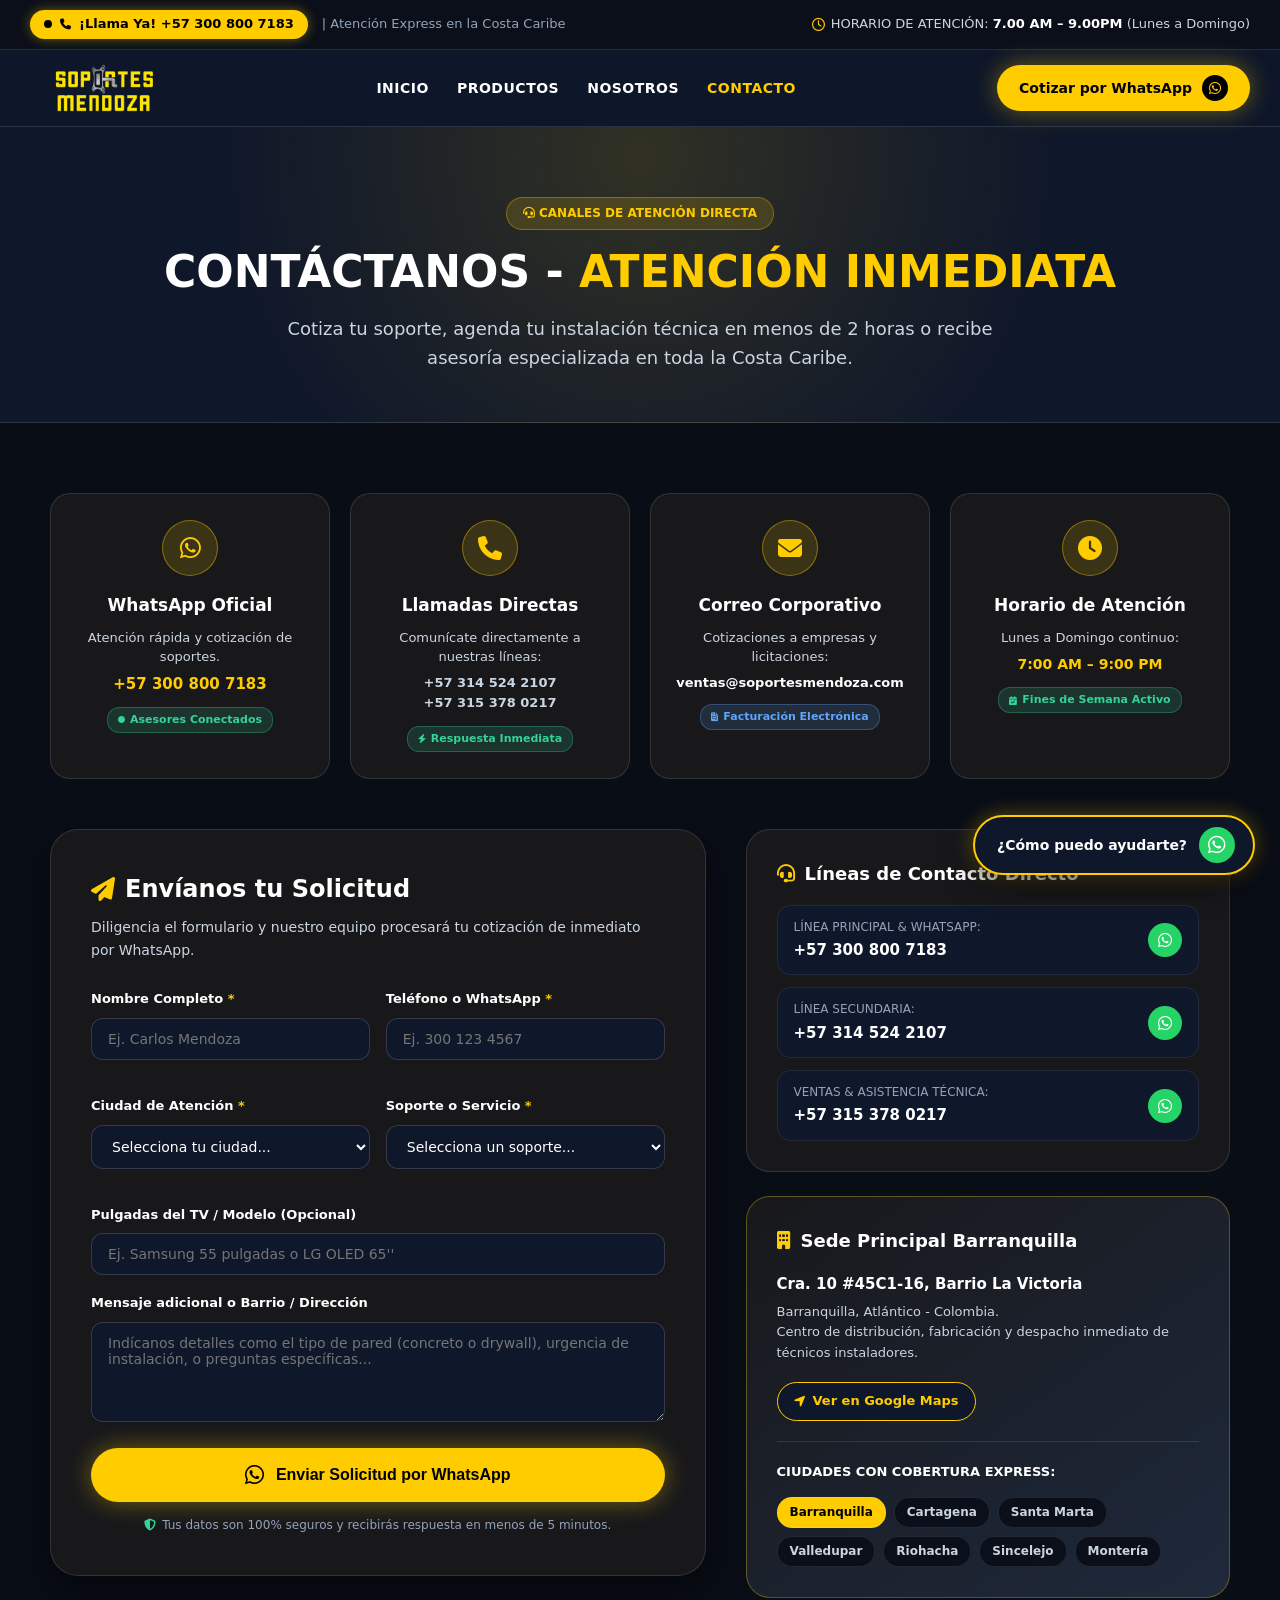
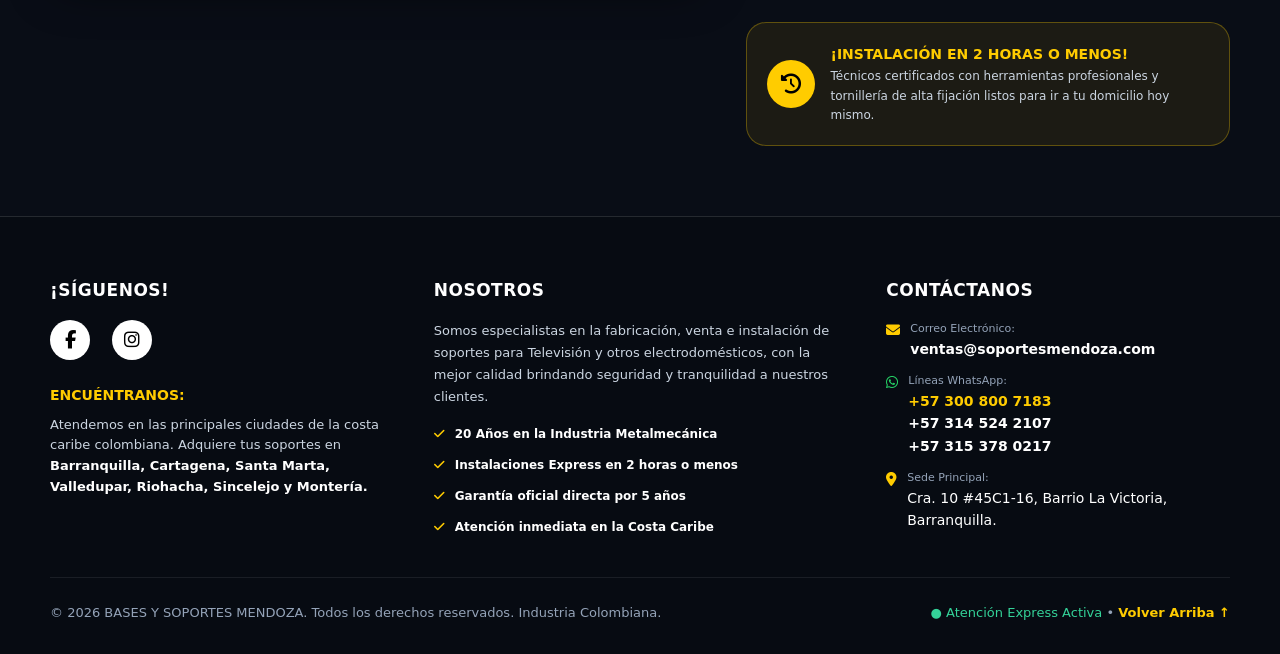
<file: contacto.html>
<!DOCTYPE html>
<html lang="es">
<head>
  <meta charset="UTF-8">
  <meta name="viewport" content="width=device-width, initial-scale=1.0">
  <title>Contacto | Bases y Soportes Mendoza - Atención Inmediata en la Costa Caribe</title>
  <meta name="description" content="Contáctanos para compra, cotización e instalación express de soportes para TV en Barranquilla, Cartagena, Santa Marta, Valledupar, Riohacha, Sincelejo y Montería.">

  <!-- Font Awesome para íconos -->
  <link rel="stylesheet" href="https://cdnjs.cloudflare.com/ajax/libs/font-awesome/6.4.0/css/all.min.css">

  <!-- ======================================================= -->
  <!-- CSS NATIVO EMBEBIDO: 100% AUTOCONTENIDO Y SIN DEPENDENCIAS -->
  <!-- ======================================================= -->
  <style>
    /* 1. RESET UNIVERSAL & VARIABLES */
    *, *::before, *::after {
      box-sizing: border-box;
      margin: 0;
      padding: 0;
    }

    :root {
      --color-primary: #FFCC00;
      --color-primary-hover: #E6B800;
      --color-bg-body: #0F172A;
      --color-bg-dark: #090D16;
      --color-bg-card: #18181B;
      --color-bg-card-alt: #1E293B;
      --color-text-white: #FFFFFF;
      --color-text-muted: #CBD5E1;
      --color-text-dim: #94A3B8;
      --color-border: rgba(255, 255, 255, 0.12);
      --font-family: system-ui, -apple-system, BlinkMacSystemFont, 'Segoe UI', Roboto, Helvetica, Arial, sans-serif;
    }

    html {
      scroll-behavior: smooth;
    }

    body {
      background-color: var(--color-bg-body);
      color: var(--color-text-white);
      font-family: var(--font-family);
      line-height: 1.6;
      overflow-x: hidden;
      -webkit-font-smoothing: antialiased;
    }

    a, a:visited, a:hover, a:active {
      color: inherit;
      text-decoration: none;
    }

    ul, ol {
      list-style: none;
    }

    img {
      max-width: 100%;
      height: auto;
      display: block;
    }

    .container {
      max-width: 1220px;
      margin: 0 auto;
      padding: 0 20px;
    }

    /* 2. TOP BAR SUPERIOR */
    .top-bar {
      background-color: #0B0F19;
      border-bottom: 1px solid var(--color-border);
      padding: 10px 20px;
      font-size: 13px;
    }

    .top-bar-content {
      max-width: 1220px;
      margin: 0 auto;
      display: flex;
      justify-content: space-between;
      align-items: center;
      flex-wrap: wrap;
      gap: 10px;
    }

    .call-badge {
      display: inline-flex;
      align-items: center;
      gap: 8px;
      background-color: var(--color-primary);
      color: #000000 !important;
      font-weight: 800;
      padding: 4px 14px;
      border-radius: 20px;
      box-shadow: 0 0 12px rgba(255, 204, 0, 0.4);
      transition: transform 0.2s;
    }

    .call-badge:hover {
      transform: scale(1.04);
    }

    .call-ping {
      width: 8px;
      height: 8px;
      border-radius: 50%;
      background-color: #000000;
      animation: ping 1.5s infinite;
    }

    @keyframes ping {
      0% { transform: scale(0.9); opacity: 1; }
      50% { transform: scale(1.4); opacity: 0.5; }
      100% { transform: scale(0.9); opacity: 1; }
    }

    .schedule-text {
      color: var(--color-text-muted);
      display: flex;
      align-items: center;
      gap: 6px;
    }

    .schedule-text strong {
      color: #FFFFFF;
    }

    /* 3. HEADER & NAVEGACIÓN FLOTANTE */
    .header {
      position: sticky;
      top: 0;
      z-index: 100;
      background-color: rgba(15, 23, 42, 0.95);
      backdrop-filter: blur(14px);
      -webkit-backdrop-filter: blur(14px);
      border-bottom: 1px solid var(--color-border);
      padding: 14px 20px;
    }

    .header-content {
      max-width: 1220px;
      margin: 0 auto;
      display: flex;
      justify-content: space-between;
      align-items: center;
    }

    .logo-container {
      display: flex;
      align-items: center;
      gap: 12px;
    }

    #main-logo {
      height: 48px;
      width: auto;
      object-fit: contain;
    }

    .logo-fallback-text {
      font-size: 22px;
      font-weight: 900;
      letter-spacing: 0.5px;
      color: #FFFFFF;
      line-height: 1;
    }

    .logo-fallback-text span {
      color: var(--color-primary);
    }

    .nav-links {
      display: flex;
      gap: 28px;
      align-items: center;
    }

    .nav-link {
      color: #FFFFFF;
      font-weight: 700;
      font-size: 14px;
      letter-spacing: 0.5px;
      transition: color 0.2s;
    }

    .nav-link:hover, .nav-link.active {
      color: var(--color-primary);
    }

    .btn-cta-whatsapp {
      background-color: var(--color-primary);
      color: #000000 !important;
      font-weight: 800;
      border-radius: 30px;
      padding: 10px 22px;
      display: inline-flex;
      align-items: center;
      gap: 10px;
      box-shadow: 0 0 25px rgba(255, 204, 0, 0.4);
      transition: transform 0.2s;
      font-size: 14px;
    }

    .btn-cta-whatsapp:hover {
      transform: scale(1.05);
      background-color: var(--color-primary-hover);
    }

    .btn-cta-whatsapp .icon-circle {
      width: 26px;
      height: 26px;
      border-radius: 50%;
      background-color: #000000;
      color: var(--color-primary);
      display: flex;
      align-items: center;
      justify-content: center;
      font-size: 14px;
    }

    .mobile-menu-btn {
      display: none;
      background: #1E293B;
      color: #FFFFFF;
      border: 1px solid var(--color-border);
      padding: 8px 12px;
      border-radius: 8px;
      font-size: 18px;
      cursor: pointer;
    }

    /* 4. BANNER HERO CONTACTO */
    .page-hero {
      padding: 70px 0 50px;
      background: radial-gradient(circle at 50% 10%, rgba(255, 204, 0, 0.14) 0%, transparent 60%);
      text-align: center;
      border-bottom: 1px solid var(--color-border);
    }

    .page-hero-badge {
      display: inline-block;
      background-color: rgba(255, 204, 0, 0.15);
      color: var(--color-primary);
      border: 1px solid rgba(255, 204, 0, 0.3);
      padding: 6px 16px;
      border-radius: 20px;
      font-size: 12px;
      font-weight: 800;
      text-transform: uppercase;
      margin-bottom: 16px;
    }

    .page-hero-title {
      font-size: 44px;
      font-weight: 900;
      color: #FFFFFF;
      line-height: 1.2;
      margin-bottom: 16px;
    }

    .page-hero-title span {
      color: var(--color-primary);
    }

    .page-hero-subtitle {
      font-size: 18px;
      color: var(--color-text-muted);
      max-width: 750px;
      margin: 0 auto;
    }

    /* 5. SECCIÓN DE CONTACTO: GRID DE CARDS & FORMULARIO */
    .contacto-section {
      padding: 70px 0;
      background-color: var(--color-bg-dark);
    }

    /* TARJETAS RÁPIDAS SUPERIORES */
    .contact-cards-grid {
      display: grid;
      grid-template-columns: repeat(4, 1fr);
      gap: 20px;
      margin-bottom: 50px;
    }

    .contact-card {
      background-color: var(--color-bg-card);
      border: 1px solid var(--color-border);
      border-radius: 20px;
      padding: 26px 20px;
      text-align: center;
      transition: transform 0.2s, border-color 0.2s;
      display: flex;
      flex-direction: column;
      align-items: center;
    }

    .contact-card:hover {
      transform: translateY(-5px);
      border-color: var(--color-primary);
    }

    .card-icon-circle {
      width: 56px;
      height: 56px;
      border-radius: 50%;
      background-color: rgba(255, 204, 0, 0.15);
      border: 1px solid rgba(255, 204, 0, 0.4);
      color: var(--color-primary);
      display: flex;
      align-items: center;
      justify-content: center;
      font-size: 24px;
      margin-bottom: 16px;
    }

    .contact-card h3 {
      font-size: 17px;
      font-weight: 800;
      color: #FFFFFF;
      margin-bottom: 8px;
    }

    .contact-card p, .contact-card a {
      font-size: 13px;
      color: var(--color-text-muted);
      line-height: 1.5;
    }

    .contact-card a:hover {
      color: var(--color-primary);
    }

    .contact-card .badge-status {
      margin-top: 12px;
      background-color: rgba(52, 211, 153, 0.15);
      color: #34D399;
      border: 1px solid rgba(52, 211, 153, 0.3);
      padding: 3px 10px;
      border-radius: 12px;
      font-size: 11px;
      font-weight: 700;
      display: inline-flex;
      align-items: center;
      gap: 5px;
    }

    /* GRID PRINCIPAL: FORMULARIO + DETALLES DE ATENCIÓN */
    .contact-main-grid {
      display: grid;
      grid-template-columns: 1.15fr 0.85fr;
      gap: 40px;
      align-items: start;
    }

    /* CONTENEDOR DEL FORMULARIO */
    .form-wrapper {
      background-color: var(--color-bg-card);
      border: 1px solid var(--color-border);
      border-radius: 28px;
      padding: 40px;
      box-shadow: 0 15px 40px rgba(0,0,0,0.5);
    }

    .form-header {
      margin-bottom: 28px;
    }

    .form-header h2 {
      font-size: 24px;
      font-weight: 900;
      color: #FFFFFF;
      margin-bottom: 8px;
      display: flex;
      align-items: center;
      gap: 10px;
    }

    .form-header p {
      font-size: 14px;
      color: var(--color-text-muted);
    }

    .form-row {
      display: grid;
      grid-template-columns: 1fr 1fr;
      gap: 16px;
      margin-bottom: 18px;
    }

    .form-group {
      margin-bottom: 18px;
    }

    .form-label {
      display: block;
      font-size: 13px;
      font-weight: 700;
      color: #FFFFFF;
      margin-bottom: 8px;
    }

    .form-label span.req {
      color: var(--color-primary);
    }

    .form-input, .form-select, .form-textarea {
      width: 100%;
      background-color: #0F172A;
      border: 1px solid rgba(255, 255, 255, 0.15);
      border-radius: 12px;
      padding: 12px 16px;
      font-size: 14px;
      color: #FFFFFF;
      font-family: inherit;
      outline: none;
      transition: border-color 0.2s, box-shadow 0.2s;
    }

    .form-input:focus, .form-select:focus, .form-textarea:focus {
      border-color: var(--color-primary);
      box-shadow: 0 0 0 3px rgba(255, 204, 0, 0.2);
    }

    .form-select {
      cursor: pointer;
    }

    .form-select option {
      background-color: #0F172A;
      color: #FFFFFF;
    }

    .form-textarea {
      resize: vertical;
      min-height: 100px;
    }

    .btn-submit-form {
      width: 100%;
      background-color: var(--color-primary);
      color: #000000;
      font-weight: 900;
      font-size: 16px;
      padding: 16px 24px;
      border-radius: 30px;
      border: none;
      cursor: pointer;
      display: flex;
      align-items: center;
      justify-content: center;
      gap: 12px;
      box-shadow: 0 0 25px rgba(255, 204, 0, 0.4);
      transition: transform 0.2s, background-color 0.2s;
    }

    .btn-submit-form:hover {
      transform: scale(1.02);
      background-color: var(--color-primary-hover);
    }

    .form-footer-note {
      text-align: center;
      font-size: 12px;
      color: var(--color-text-dim);
      margin-top: 14px;
      display: flex;
      align-items: center;
      justify-content: center;
      gap: 6px;
    }

    /* COLUMNA LATERAL DE INFORMACIÓN */
    .info-sidebar {
      display: flex;
      flex-direction: column;
      gap: 24px;
    }

    .info-box {
      background-color: var(--color-bg-card);
      border: 1px solid var(--color-border);
      border-radius: 24px;
      padding: 30px;
    }

    .info-box-title {
      font-size: 18px;
      font-weight: 900;
      color: #FFFFFF;
      margin-bottom: 16px;
      display: flex;
      align-items: center;
      gap: 10px;
    }

    .info-box-title i {
      color: var(--color-primary);
    }

    .phone-channels-list {
      display: flex;
      flex-direction: column;
      gap: 12px;
    }

    .phone-channel-item {
      background-color: #0F172A;
      border: 1px solid rgba(255, 255, 255, 0.08);
      border-radius: 14px;
      padding: 12px 16px;
      display: flex;
      align-items: center;
      justify-content: space-between;
      transition: border-color 0.2s;
    }

    .phone-channel-item:hover {
      border-color: var(--color-primary);
    }

    .phone-label {
      font-size: 12px;
      color: var(--color-text-dim);
      display: block;
    }

    .phone-number {
      font-size: 15px;
      font-weight: 800;
      color: #FFFFFF;
    }

    .btn-quick-wa {
      background-color: #25D366;
      color: #FFFFFF !important;
      width: 34px;
      height: 34px;
      border-radius: 50%;
      display: flex;
      align-items: center;
      justify-content: center;
      font-size: 16px;
      transition: transform 0.2s;
    }

    .btn-quick-wa:hover {
      transform: scale(1.15);
    }

    /* BOX DE COBERTURA Y SEDE */
    .location-box {
      background: linear-gradient(145deg, #18181B 0%, #1E293B 100%);
      border: 1px solid rgba(255, 204, 0, 0.3);
      border-radius: 24px;
      padding: 30px;
    }

    .location-address {
      font-size: 15px;
      font-weight: 700;
      color: #FFFFFF;
      margin-bottom: 6px;
    }

    .location-detail {
      font-size: 13px;
      color: var(--color-text-muted);
      margin-bottom: 18px;
    }

    .btn-maps {
      display: inline-flex;
      align-items: center;
      gap: 8px;
      background-color: #0F172A;
      color: var(--color-primary) !important;
      border: 1px solid var(--color-primary);
      padding: 8px 16px;
      border-radius: 20px;
      font-size: 13px;
      font-weight: 800;
      transition: background-color 0.2s, color 0.2s;
    }

    .btn-maps:hover {
      background-color: var(--color-primary);
      color: #000000 !important;
    }

    .cities-chips {
      display: flex;
      flex-wrap: wrap;
      gap: 8px;
      margin-top: 14px;
    }

    .city-badge-small {
      background-color: #0B0F19;
      color: var(--color-text-muted);
      border: 1px solid rgba(255, 255, 255, 0.1);
      padding: 5px 12px;
      border-radius: 15px;
      font-size: 12px;
      font-weight: 700;
    }

    .city-badge-small.principal {
      background-color: var(--color-primary);
      color: #000000;
      font-weight: 900;
    }

    /* 6. FOOTER EN 3 COLUMNAS */
    .footer {
      background-color: #070B12;
      border-top: 1px solid var(--color-border);
      padding: 60px 0 30px;
      color: var(--color-text-muted);
      font-size: 14px;
    }

    .footer-grid {
      display: grid;
      grid-template-columns: 1fr 1.2fr 1fr;
      gap: 40px;
      padding-bottom: 40px;
      border-bottom: 1px solid rgba(255, 255, 255, 0.08);
    }

    .footer-col-title {
      color: #FFFFFF;
      font-size: 17px;
      font-weight: 900;
      text-transform: uppercase;
      letter-spacing: 0.5px;
      margin-bottom: 16px;
    }

    .social-btn {
      width: 40px;
      height: 40px;
      border-radius: 50%;
      background-color: #FFFFFF;
      color: #000000 !important;
      display: inline-flex;
      align-items: center;
      justify-content: center;
      font-size: 18px;
      margin-right: 10px;
      transition: background-color 0.2s, transform 0.2s;
    }

    .social-btn:hover {
      background-color: var(--color-primary);
      transform: scale(1.1);
    }

    .footer-list {
      display: flex;
      flex-direction: column;
      gap: 12px;
    }

    .footer-list li {
      display: flex;
      align-items: flex-start;
      gap: 10px;
    }

    .footer-list i {
      color: var(--color-primary);
      margin-top: 3px;
    }

    .footer-list a {
      color: #FFFFFF;
      font-weight: 600;
      transition: color 0.2s;
    }

    .footer-list a:hover {
      color: var(--color-primary);
    }

    .footer-bottom {
      padding-top: 25px;
      display: flex;
      justify-content: space-between;
      align-items: center;
      flex-wrap: wrap;
      gap: 15px;
      font-size: 13px;
      color: var(--color-text-dim);
    }

    /* 7. WIDGET FLOTANTE WHATSAPP */
    .floating-whatsapp-widget {
      position: fixed;
      bottom: 25px;
      right: 25px;
      z-index: 999;
      background-color: #0F172A;
      border: 2px solid var(--color-primary);
      color: #FFFFFF !important;
      border-radius: 35px;
      padding: 10px 18px 10px 22px;
      display: flex;
      align-items: center;
      gap: 12px;
      font-weight: 800;
      font-size: 14px;
      box-shadow: 0 10px 30px rgba(0,0,0,0.6), 0 0 20px rgba(255, 204, 0, 0.4);
      transition: transform 0.2s;
    }

    .floating-whatsapp-widget:hover {
      transform: scale(1.05);
      background-color: #1E293B;
    }

    .whatsapp-circle-icon {
      width: 36px;
      height: 36px;
      border-radius: 50%;
      background-color: #25D366;
      color: #FFFFFF;
      display: flex;
      align-items: center;
      justify-content: center;
      font-size: 20px;
    }

    /* 8. RESPONSIVE DESIGN */
    @media (max-width: 992px) {
      .contact-cards-grid {
        grid-template-columns: repeat(2, 1fr);
      }
      .contact-main-grid {
        grid-template-columns: 1fr;
      }
      .footer-grid {
        grid-template-columns: 1fr;
      }
      .nav-links {
        display: none;
      }
      .mobile-menu-btn {
        display: block;
      }
    }

    @media (max-width: 600px) {
      .contact-cards-grid {
        grid-template-columns: 1fr;
      }
      .form-row {
        grid-template-columns: 1fr;
      }
      .form-wrapper {
        padding: 24px;
      }
      .page-hero-title {
        font-size: 30px;
      }
      .top-bar-content {
        justify-content: center;
        text-align: center;
      }
      .floating-whatsapp-widget span {
        display: none;
      }
      .floating-whatsapp-widget {
        padding: 10px;
        border-radius: 50%;
      }
    }
  </style>
</head>
<body>

  <!-- ================================================== -->
  <!-- 1. TOP BAR SUPERIOR -->
  <!-- ================================================== -->
  <aside class="top-bar" aria-label="Información rápida">
    <div class="top-bar-content">
      <div style="display: flex; align-items: center; gap: 8px;">
        <a href="tel:+573008007183" class="call-badge">
          <span class="call-ping"></span>
          <i class="fa-solid fa-phone" style="font-size: 11px;"></i>
          <span>¡Llama Ya! +57 300 800 7183</span>
        </a>
        <span style="color: var(--color-text-dim); margin-left: 6px;">| Atención Express en la Costa Caribe</span>
      </div>

      <div class="schedule-text">
        <i class="fa-regular fa-clock" style="color: var(--color-primary);"></i>
        <span>HORARIO DE ATENCIÓN: <strong>7.00 AM – 9.00PM</strong> (Lunes a Domingo)</span>
      </div>
    </div>
  </aside>

  <!-- ================================================== -->
  <!-- 2. HEADER & NAVEGACIÓN -->
  <!-- ================================================== -->
  <header class="header">
    <div class="header-content">
      
      <!-- LOGO OFICIAL CON FALLBACK A TEXTO -->
      <a href="index.html" class="logo-container">
        <img src="logo.png" 
             id="main-logo" 
             alt="Soportes Mendoza Logo" 
             onerror="this.onerror=null; this.style.display='none'; document.getElementById('logo-fallback').style.display='flex';">
        
        <div id="logo-fallback" class="logo-fallback-text" style="display: none; align-items: center; gap: 10px;">
          <div style="background-color: var(--color-primary); color: #000; width: 36px; height: 36px; border-radius: 8px; display: flex; align-items: center; justify-content: center; font-size: 18px;">
            <i class="fa-solid fa-tv"></i>
          </div>
          <div>SOPORTES <span>MENDOZA</span></div>
        </div>
      </a>

      <!-- ENLACES DE NAVEGACIÓN -->
      <nav class="nav-links">
        <a href="index.html" class="nav-link">INICIO</a>
        <a href="index.html#productos" class="nav-link">PRODUCTOS</a>
        <a href="nosotros.html" class="nav-link">NOSOTROS</a>
        <a href="contacto.html" class="nav-link active">CONTACTO</a>
      </nav>

      <!-- BOTÓN CTA WHATSAPP -->
      <div style="display: flex; align-items: center; gap: 12px;">
        <a href="https://wa.me/573008007183?text=Hola%20Soportes%20Mendoza%2C%20quisiera%20solicitar%20asesor%C3%ADa%20inmediata" 
           target="_blank" 
           rel="noopener noreferrer" 
           class="btn-cta-whatsapp">
          <span>Cotizar por WhatsApp</span>
          <div class="icon-circle">
            <i class="fa-brands fa-whatsapp"></i>
          </div>
        </a>

        <button class="mobile-menu-btn" id="mobile-toggle-btn" aria-label="Abrir menú">
          <i class="fa-solid fa-bars"></i>
        </button>
      </div>

    </div>
  </header>

  <!-- MENÚ MÓVIL DESPLEGABLE -->
  <div id="mobile-dropdown" style="display: none; background: #0B0F19; border-bottom: 1px solid var(--color-border); padding: 15px 20px;">
    <a href="index.html" style="display: block; padding: 10px 0; font-weight: 700; color: #FFFFFF;">INICIO</a>
    <a href="index.html#productos" style="display: block; padding: 10px 0; font-weight: 700; color: #FFFFFF;">PRODUCTOS</a>
    <a href="nosotros.html" style="display: block; padding: 10px 0; font-weight: 700; color: #FFFFFF;">NOSOTROS</a>
    <a href="contacto.html" style="display: block; padding: 10px 0; font-weight: 700; color: var(--color-primary);">CONTACTO</a>
  </div>

  <main>
    <!-- ================================================== -->
    <!-- 3. BANNER HERO CONTACTO -->
    <!-- ================================================== -->
    <section class="page-hero">
      <div class="container">
        <div class="page-hero-badge"><i class="fa-solid fa-headset"></i> Canales de Atención Directa</div>
        <h1 class="page-hero-title">CONTÁCTANOS - <span>ATENCIÓN INMEDIATA</span></h1>
        <p class="page-hero-subtitle">
          Cotiza tu soporte, agenda tu instalación técnica en menos de 2 horas o recibe asesoría especializada en toda la Costa Caribe.
        </p>
      </div>
    </section>

    <!-- ================================================== -->
    <!-- 4. CONTENIDO CONTACTO -->
    <!-- ================================================== -->
    <section class="contacto-section">
      <div class="container">

        <!-- CUADRÍCULA DE 4 TARJETAS DIRECTAS -->
        <div class="contact-cards-grid">
          
          <!-- TARJETA 1: WHATSAPP PRINCIPAL -->
          <div class="contact-card">
            <div class="card-icon-circle">
              <i class="fa-brands fa-whatsapp"></i>
            </div>
            <h3>WhatsApp Oficial</h3>
            <p style="margin-bottom: 6px;">Atención rápida y cotización de soportes.</p>
            <a href="https://wa.me/573008007183" target="_blank" style="font-weight: 800; color: var(--color-primary); font-size: 15px;">
              +57 300 800 7183
            </a>
            <div class="badge-status">
              <i class="fa-solid fa-circle" style="font-size: 7px;"></i> Asesores Conectados
            </div>
          </div>

          <!-- TARJETA 2: LÍNEAS TELEFÓNICAS -->
          <div class="contact-card">
            <div class="card-icon-circle">
              <i class="fa-solid fa-phone"></i>
            </div>
            <h3>Llamadas Directas</h3>
            <p style="margin-bottom: 6px;">Comunícate directamente a nuestras líneas:</p>
            <div style="font-weight: 700; font-size: 13px;">
              <a href="tel:+573145242107">+57 314 524 2107</a><br>
              <a href="tel:+573153780217">+57 315 378 0217</a>
            </div>
            <div class="badge-status">
              <i class="fa-solid fa-bolt" style="font-size: 9px;"></i> Respuesta Inmediata
            </div>
          </div>

          <!-- TARJETA 3: CORREO ELECTRÓNICO -->
          <div class="contact-card">
            <div class="card-icon-circle">
              <i class="fa-solid fa-envelope"></i>
            </div>
            <h3>Correo Corporativo</h3>
            <p style="margin-bottom: 6px;">Cotizaciones a empresas y licitaciones:</p>
            <a href="mailto:ventas@soportesmendoza.com" style="font-weight: 800; color: #FFFFFF; font-size: 13px; word-break: break-all;">
              ventas@soportesmendoza.com
            </a>
            <div class="badge-status" style="color: #60A5FA; background-color: rgba(96,165,250,0.15); border-color: rgba(96,165,250,0.3);">
              <i class="fa-solid fa-file-invoice" style="font-size: 9px;"></i> Facturación Electrónica
            </div>
          </div>

          <!-- TARJETA 4: HORARIOS -->
          <div class="contact-card">
            <div class="card-icon-circle">
              <i class="fa-solid fa-clock"></i>
            </div>
            <h3>Horario de Atención</h3>
            <p style="margin-bottom: 6px;">Lunes a Domingo continuo:</p>
            <div style="font-weight: 800; color: var(--color-primary); font-size: 14px;">
              7:00 AM – 9:00 PM
            </div>
            <div class="badge-status">
              <i class="fa-solid fa-calendar-check" style="font-size: 9px;"></i> Fines de Semana Activo
            </div>
          </div>

        </div>

        <!-- GRID PRINCIPAL: FORMULARIO INTERACTIVO + INFORMACIÓN LATERAL -->
        <div class="contact-main-grid">

          <!-- COLUMNA IZQUIERDA: FORMULARIO CON ENVÍO DIRECTO A WHATSAPP -->
          <div class="form-wrapper">
            <div class="form-header">
              <h2><i class="fa-solid fa-paper-plane" style="color: var(--color-primary);"></i> Envíanos tu Solicitud</h2>
              <p>Diligencia el formulario y nuestro equipo procesará tu cotización de inmediato por WhatsApp.</p>
            </div>

            <form id="contact-form">
              
              <div class="form-row">
                <!-- NOMBRE COMPLETO -->
                <div class="form-group">
                  <label for="form-nombre" class="form-label">Nombre Completo <span class="req">*</span></label>
                  <input type="text" id="form-nombre" class="form-input" placeholder="Ej. Carlos Mendoza" required>
                </div>

                <!-- TELÉFONO / WHATSAPP -->
                <div class="form-group">
                  <label for="form-telefono" class="form-label">Teléfono o WhatsApp <span class="req">*</span></label>
                  <input type="tel" id="form-telefono" class="form-input" placeholder="Ej. 300 123 4567" required>
                </div>
              </div>

              <div class="form-row">
                <!-- CIUDAD -->
                <div class="form-group">
                  <label for="form-ciudad" class="form-label">Ciudad de Atención <span class="req">*</span></label>
                  <select id="form-ciudad" class="form-select" required>
                    <option value="" disabled selected>Selecciona tu ciudad...</option>
                    <option value="Barranquilla">Barranquilla (Sede Principal)</option>
                    <option value="Cartagena">Cartagena</option>
                    <option value="Santa Marta">Santa Marta</option>
                    <option value="Valledupar">Valledupar</option>
                    <option value="Riohacha">Riohacha</option>
                    <option value="Sincelejo">Sincelejo</option>
                    <option value="Montería">Montería</option>
                    <option value="Otra Ciudad Costa">Otra localidad Costa Caribe</option>
                  </select>
                </div>

                <!-- SERVICIO REQUERIDO -->
                <div class="form-group">
                  <label for="form-servicio" class="form-label">Soporte o Servicio <span class="req">*</span></label>
                  <select id="form-servicio" class="form-select" required>
                    <option value="" disabled selected>Selecciona un soporte...</option>
                    <option value="Soporte Fijo (19 a 85+) pulg">Soporte Fijo (19" a 85"+)</option>
                    <option value="Soporte Giratorio / Articulado">Soporte Giratorio / Articulado</option>
                    <option value="Soporte de Pedestal / Móvil">Soporte de Pedestal / Móvil</option>
                    <option value="Soporte Aéreo de Techo">Soporte Aéreo de Techo</option>
                    <option value="Soporte para Monitor (Doble/Sencillo)">Soporte para Monitor (Doble/Sencillo)</option>
                    <option value="Soporte Video Beam">Soporte Video Beam</option>
                    <option value="Repisas Flotantes">Repisas Flotantes de Vidrio/Metal</option>
                    <option value="Promoción Kit Soporte + Repisa + Instalación">Promoción Kit Completo + Instalación</option>
                    <option value="Solo Servicio de Instalación">Solo Servicio de Instalación Express</option>
                    <option value="Asesoría General">Asesoría General</option>
                  </select>
                </div>
              </div>

              <!-- PULGADAS DEL TELEVISOR / MARCA -->
              <div class="form-group">
                <label for="form-pulgadas" class="form-label">Pulgadas del TV / Modelo (Opcional)</label>
                <input type="text" id="form-pulgadas" class="form-input" placeholder="Ej. Samsung 55 pulgadas o LG OLED 65''">
              </div>

              <!-- MENSAJE O DIRECCIÓN -->
              <div class="form-group">
                <label for="form-mensaje" class="form-label">Mensaje adicional o Barrio / Dirección</label>
                <textarea id="form-mensaje" class="form-textarea" placeholder="Indícanos detalles como el tipo de pared (concreto o drywall), urgencia de instalación, o preguntas específicas..."></textarea>
              </div>

              <!-- BOTÓN SUBMIT WHATSAPP -->
              <button type="submit" class="btn-submit-form" id="btn-submit">
                <i class="fa-brands fa-whatsapp" style="font-size: 22px;"></i>
                <span>Enviar Solicitud por WhatsApp</span>
              </button>

              <div class="form-footer-note">
                <i class="fa-solid fa-shield-halved" style="color: #34D399;"></i>
                <span>Tus datos son 100% seguros y recibirás respuesta en menos de 5 minutos.</span>
              </div>
            </form>
          </div>

          <!-- COLUMNA DERECHA: INFORMACIÓN DETALLADA, SEDE & COBERTURA -->
          <div class="info-sidebar">
            
            <!-- CAJA DE LÍNEAS TELEFÓNICAS DIRECTAS -->
            <div class="info-box">
              <h3 class="info-box-title">
                <i class="fa-solid fa-headset"></i> Líneas de Contacto Directo
              </h3>
              
              <div class="phone-channels-list">
                <!-- LÍNEA 1 -->
                <div class="phone-channel-item">
                  <div>
                    <span class="phone-label">LÍNEA PRINCIPAL & WHATSAPP:</span>
                    <span class="phone-number">+57 300 800 7183</span>
                  </div>
                  <a href="https://wa.me/573008007183?text=Hola%20Soportes%20Mendoza%2C%20necesito%20atenci%C3%B3n%20inmediata" target="_blank" class="btn-quick-wa" title="Escribir por WhatsApp">
                    <i class="fa-brands fa-whatsapp"></i>
                  </a>
                </div>

                <!-- LÍNEA 2 -->
                <div class="phone-channel-item">
                  <div>
                    <span class="phone-label">LÍNEA SECUNDARIA:</span>
                    <span class="phone-number">+57 314 524 2107</span>
                  </div>
                  <a href="https://wa.me/573145242107?text=Hola%20Soportes%20Mendoza%2C%20quisiera%20cotizar%20un%20soporte" target="_blank" class="btn-quick-wa" title="Escribir por WhatsApp">
                    <i class="fa-brands fa-whatsapp"></i>
                  </a>
                </div>

                <!-- LÍNEA 3 -->
                <div class="phone-channel-item">
                  <div>
                    <span class="phone-label">VENTAS & ASISTENCIA TÉCNICA:</span>
                    <span class="phone-number">+57 315 378 0217</span>
                  </div>
                  <a href="https://wa.me/573153780217?text=Hola%20Soportes%20Mendoza%2C%20necesito%20asistencia%20t%C3%A9cnica" target="_blank" class="btn-quick-wa" title="Escribir por WhatsApp">
                    <i class="fa-brands fa-whatsapp"></i>
                  </a>
                </div>
              </div>
            </div>

            <!-- CAJA DE SEDE PRINCIPAL -->
            <div class="location-box">
              <h3 class="info-box-title">
                <i class="fa-solid fa-building"></i> Sede Principal Barranquilla
              </h3>
              <div class="location-address">
                Cra. 10 #45C1-16, Barrio La Victoria
              </div>
              <p class="location-detail">
                Barranquilla, Atlántico - Colombia.<br>
                Centro de distribución, fabricación y despacho inmediato de técnicos instaladores.
              </p>

              <a href="https://maps.google.com/?q=Cra.+10+%2345C1-16,+Barrio+La+Victoria,+Barranquilla" 
                 target="_blank" 
                 rel="noopener noreferrer" 
                 class="btn-maps">
                <i class="fa-solid fa-location-arrow"></i>
                <span>Ver en Google Maps</span>
              </a>

              <hr style="border: none; border-top: 1px solid rgba(255,255,255,0.1); margin: 20px 0;">

              <h4 style="font-size: 13px; font-weight: 800; color: #FFFFFF; text-transform: uppercase;">
                Ciudades con Cobertura Express:
              </h4>

              <div class="cities-chips">
                <span class="city-badge-small principal">Barranquilla</span>
                <span class="city-badge-small">Cartagena</span>
                <span class="city-badge-small">Santa Marta</span>
                <span class="city-badge-small">Valledupar</span>
                <span class="city-badge-small">Riohacha</span>
                <span class="city-badge-small">Sincelejo</span>
                <span class="city-badge-small">Montería</span>
              </div>
            </div>

            <!-- CAJA DE PROMESA DE INSTALACIÓN -->
            <div style="background-color: rgba(255, 204, 0, 0.08); border: 1px solid rgba(255, 204, 0, 0.3); border-radius: 20px; padding: 20px; display: flex; align-items: center; gap: 16px;">
              <div style="width: 48px; height: 48px; border-radius: 50%; background-color: var(--color-primary); color: #000; display: flex; align-items: center; justify-content: center; font-size: 20px; flex-shrink: 0;">
                <i class="fa-solid fa-clock-rotate-left"></i>
              </div>
              <div>
                <div style="font-weight: 900; color: var(--color-primary); font-size: 14px; margin-bottom: 2px;">
                  ¡INSTALACIÓN EN 2 HORAS O MENOS!
                </div>
                <div style="font-size: 12px; color: var(--color-text-muted);">
                  Técnicos certificados con herramientas profesionales y tornillería de alta fijación listos para ir a tu domicilio hoy mismo.
                </div>
              </div>
            </div>

          </div>

        </div>

      </div>
    </section>
  </main>

  <!-- ================================================== -->
  <!-- 5. FOOTER INSTITUCIONAL -->
  <!-- ================================================== -->
  <footer class="footer">
    <div class="container">
      <div class="footer-grid">
        
        <!-- COLUMNA 1: SÍGUENOS Y ENCUÉNTRANOS -->
        <div>
          <h3 class="footer-col-title">¡SÍGUENOS!</h3>
          <div style="display: flex; gap: 12px; margin-bottom: 24px;">
            <a href="https://www.facebook.com" target="_blank" rel="noopener noreferrer" class="social-btn" aria-label="Facebook">
              <i class="fa-brands fa-facebook-f"></i>
            </a>
            <a href="https://www.instagram.com" target="_blank" rel="noopener noreferrer" class="social-btn" aria-label="Instagram">
              <i class="fa-brands fa-instagram"></i>
            </a>
          </div>

          <h4 style="font-size: 14px; font-weight: 800; color: var(--color-primary); margin-bottom: 8px;">ENCUÉNTRANOS:</h4>
          <p style="font-size: 13px; line-height: 1.6;">
            Atendemos en las principales ciudades de la costa caribe colombiana. Adquiere tus soportes en <strong style="color: #FFFFFF;">Barranquilla, Cartagena, Santa Marta, Valledupar, Riohacha, Sincelejo y Montería.</strong>
          </p>
        </div>

        <!-- COLUMNA 2: NOSOTROS -->
        <div>
          <h3 class="footer-col-title">NOSOTROS</h3>
          <p style="font-size: 13px; line-height: 1.7; margin-bottom: 16px;">
            Somos especialistas en la fabricación, venta e instalación de soportes para Televisión y otros electrodomésticos, con la mejor calidad brindando seguridad y tranquilidad a nuestros clientes.
          </p>
          <ul class="footer-list" style="font-size: 12px; font-weight: 700;">
            <li><i class="fa-solid fa-check"></i> <a href="nosotros.html">20 Años en la Industria Metalmecánica</a></li>
            <li><i class="fa-solid fa-check"></i> <a href="index.html#productos">Instalaciones Express en 2 horas o menos</a></li>
            <li><i class="fa-solid fa-check"></i> <a href="nosotros.html">Garantía oficial directa por 5 años</a></li>
            <li><i class="fa-solid fa-check"></i> <a href="contacto.html">Atención inmediata en la Costa Caribe</a></li>
          </ul>
        </div>

        <!-- COLUMNA 3: CONTÁCTANOS -->
        <div>
          <h3 class="footer-col-title">CONTÁCTANOS</h3>
          <ul class="footer-list">
            <li>
              <i class="fa-solid fa-envelope"></i>
              <div>
                <span style="font-size: 11px; color: var(--color-text-dim); display: block;">Correo Electrónico:</span>
                <a href="mailto:ventas@soportesmendoza.com">ventas@soportesmendoza.com</a>
              </div>
            </li>
            <li>
              <i class="fa-brands fa-whatsapp" style="color: #25D366;"></i>
              <div>
                <span style="font-size: 11px; color: var(--color-text-dim); display: block;">Líneas WhatsApp:</span>
                <a href="https://wa.me/573008007183" target="_blank" style="color: var(--color-primary); font-weight: 800;">+57 300 800 7183</a><br>
                <a href="https://wa.me/573145242107" target="_blank">+57 314 524 2107</a><br>
                <a href="https://wa.me/573153780217" target="_blank">+57 315 378 0217</a>
              </div>
            </li>
            <li>
              <i class="fa-solid fa-location-dot"></i>
              <div>
                <span style="font-size: 11px; color: var(--color-text-dim); display: block;">Sede Principal:</span>
                <span style="color: #FFFFFF;">Cra. 10 #45C1-16, Barrio La Victoria, Barranquilla.</span>
              </div>
            </li>
          </ul>
        </div>

      </div>

      <div class="footer-bottom">
        <div>© 2026 BASES Y SOPORTES MENDOZA. Todos los derechos reservados. Industria Colombiana.</div>
        <div>
          <span style="color: #34D399;">● Atención Express Activa</span> • 
          <a href="contacto.html" style="color: var(--color-primary); font-weight: 700;">Volver Arriba ↑</a>
        </div>
      </div>
    </div>
  </footer>

  <!-- ================================================== -->
  <!-- 6. WIDGET FLOTANTE DE WHATSAPP -->
  <!-- ================================================== -->
  <aside aria-label="WhatsApp flotante">
    <a href="https://wa.me/573008007183?text=Hola%20Soportes%20Mendoza%2C%20necesito%20atenci%C3%B3n%20inmediata" 
       target="_blank" 
       rel="noopener noreferrer" 
       class="floating-whatsapp-widget">
      <span>¿Cómo puedo ayudarte?</span>
      <div class="whatsapp-circle-icon">
        <i class="fa-brands fa-whatsapp"></i>
      </div>
    </a>
  </aside>

  <!-- ================================================== -->
  <!-- 7. JAVASCRIPT: VALIDACIÓN & ENVÍO A WHATSAPP -->
  <!-- ================================================== -->
  <script>
    document.addEventListener('DOMContentLoaded', () => {
      // Menú móvil
      const mobileBtn = document.getElementById('mobile-toggle-btn');
      const mobileDropdown = document.getElementById('mobile-dropdown');
      if (mobileBtn && mobileDropdown) {
        mobileBtn.addEventListener('click', () => {
          mobileDropdown.style.display = mobileDropdown.style.display === 'none' ? 'block' : 'none';
        });
      }

      // Procesador de Formulario interactivo
      const form = document.getElementById('contact-form');
      if (form) {
        form.addEventListener('submit', (e) => {
          e.preventDefault();

          const nombre = document.getElementById('form-nombre').value.trim();
          const telefono = document.getElementById('form-telefono').value.trim();
          const ciudad = document.getElementById('form-ciudad').value;
          const servicio = document.getElementById('form-servicio').value;
          const pulgadas = document.getElementById('form-pulgadas').value.trim();
          const mensaje = document.getElementById('form-mensaje').value.trim();

          if (!nombre || !telefono || !ciudad || !servicio) {
            alert('Por favor completa todos los campos requeridos (*).');
            return;
          }

          // Armar mensaje estructurado para WhatsApp
          let textoMensaje = `¡Hola Soportes Mendoza! Deseo solicitar cotización e instalación:\n\n`;
          textoMensaje += `👤 *Nombre:* ${nombre}\n`;
          textoMensaje += `📱 *Teléfono/WhatsApp:* ${telefono}\n`;
          textoMensaje += `📍 *Ciudad:* ${ciudad}\n`;
          textoMensaje += `🔧 *Soporte/Servicio:* ${servicio}\n`;
          if (pulgadas) {
            textoMensaje += `📺 *Pulgadas/Modelo TV:* ${pulgadas}\n`;
          }
          if (mensaje) {
            textoMensaje += `💬 *Detalles adicionales:* ${mensaje}\n`;
          }
          textoMensaje += `\n_Enviado desde el formulario web de Soportes Mendoza._`;

          const urlWhatsApp = `https://wa.me/573008007183?text=${encodeURIComponent(textoMensaje)}`;
          
          // Abrir WhatsApp en pestaña nueva
          window.open(urlWhatsApp, '_blank');
        });
      }
    });
  </script>
</body>
</html>
</file>
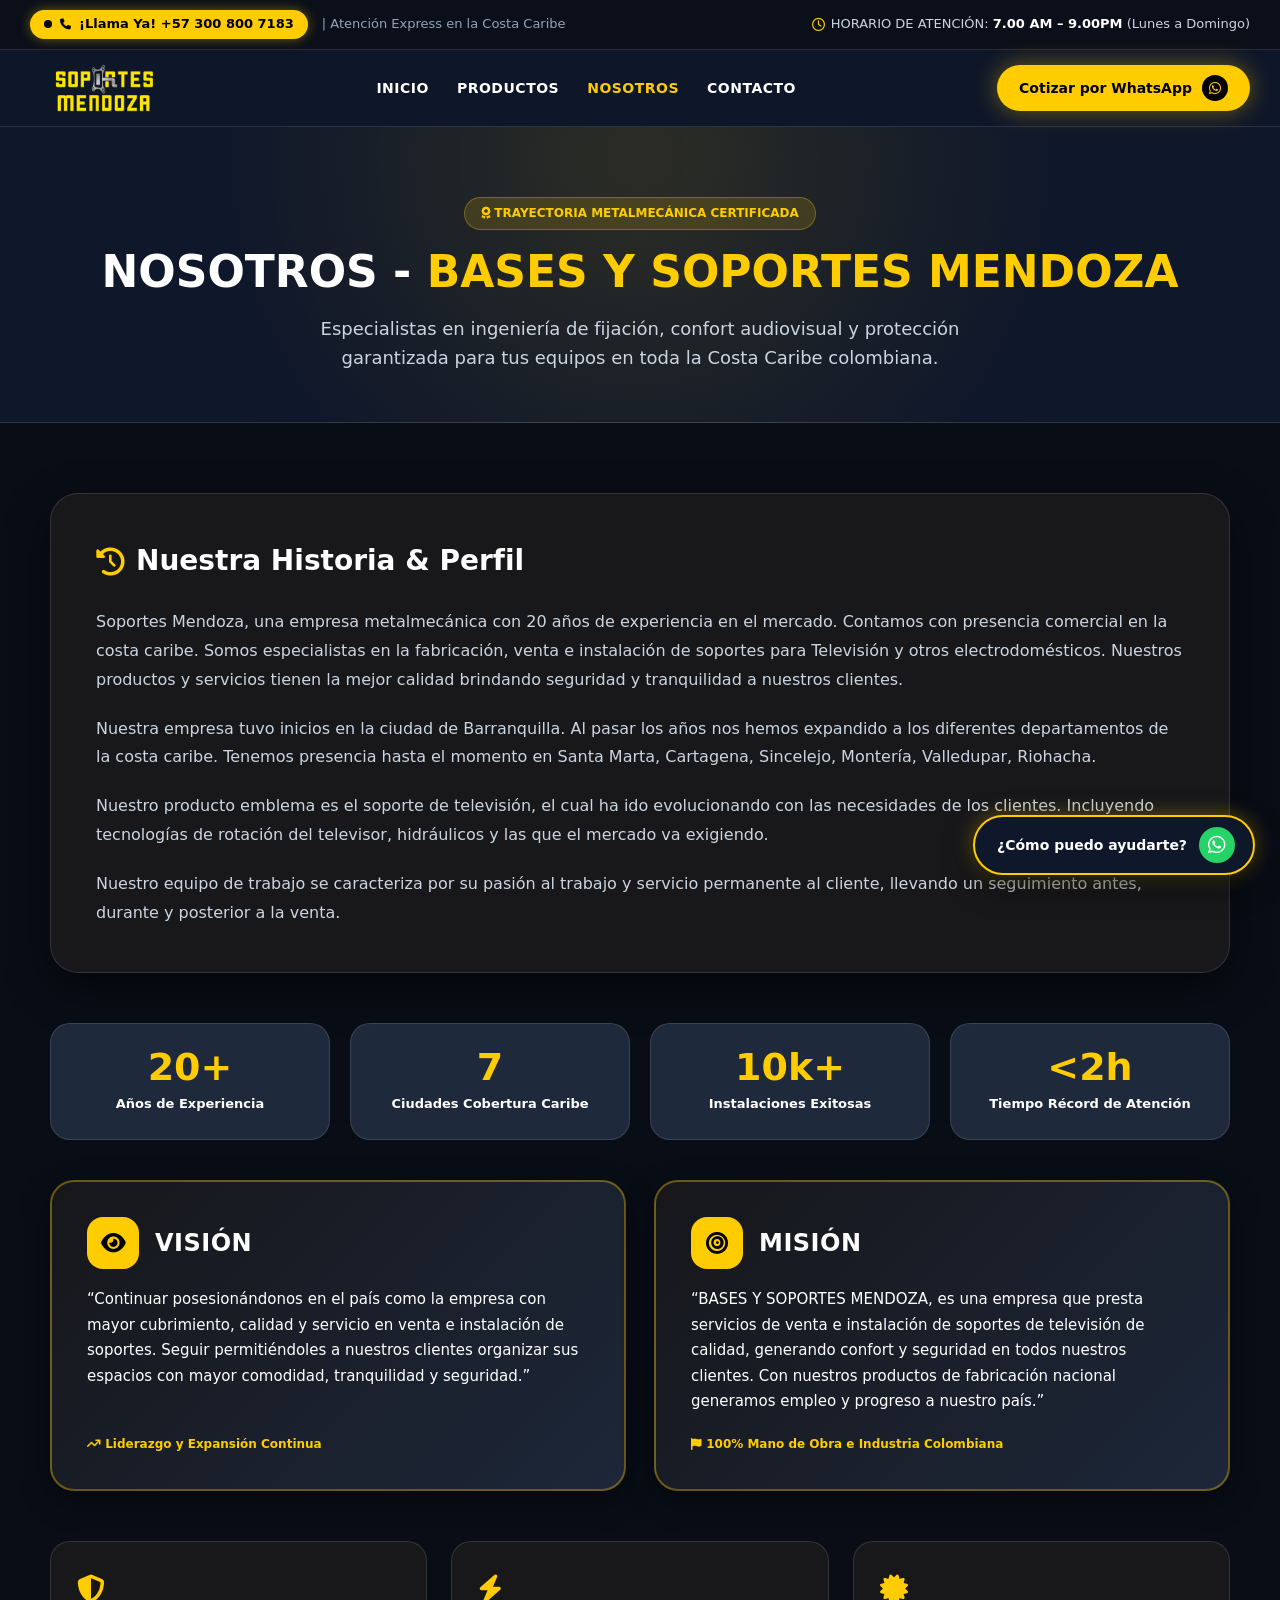
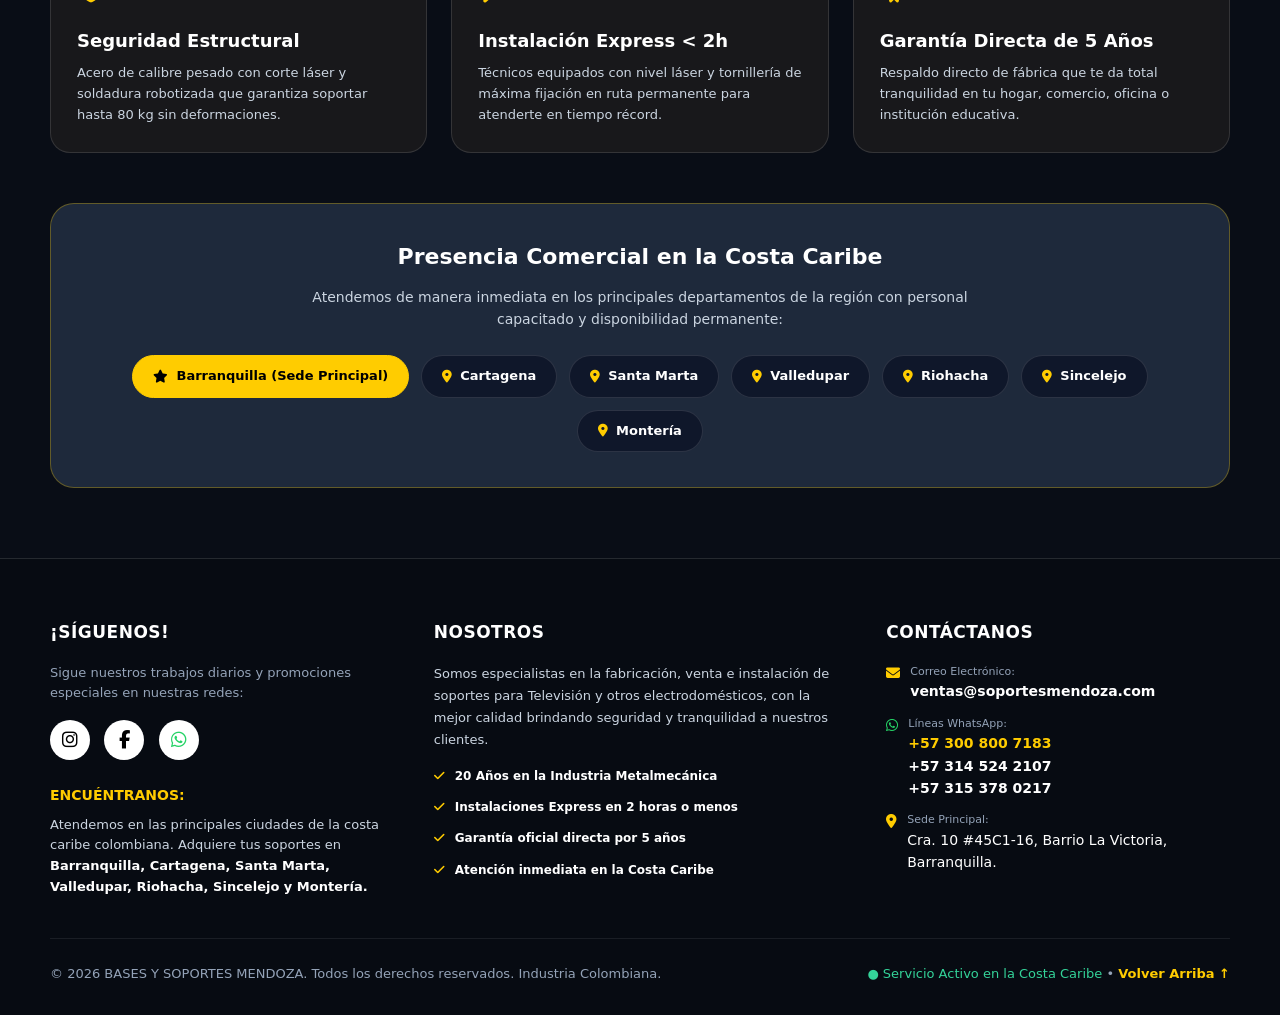
<file: nosotros.html>
<!DOCTYPE html>
<html lang="es">
<head>
  <meta charset="UTF-8">
  <meta name="viewport" content="width=device-width, initial-scale=1.0">
  <title>Nosotros | Bases y Soportes Mendoza - 20 Años en la Costa Caribe</title>
  <meta name="description" content="Conoce la historia, misión, visión y cobertura de Bases y Soportes Mendoza. Más de 20 años de experiencia metalmecánica en Barranquilla, Cartagena, Santa Marta y la Costa Caribe.">

  <!-- Font Awesome para íconos -->
  <link rel="stylesheet" href="https://cdnjs.cloudflare.com/ajax/libs/font-awesome/6.4.0/css/all.min.css">

  <!-- ======================================================= -->
  <!-- CSS NATIVO EMBEBIDO: 100% AUTOCONTENIDO Y SIN DEPENDENCIAS -->
  <!-- ======================================================= -->
  <style>
    /* 1. RESET UNIVERSAL & VARIABLES */
    *, *::before, *::after {
      box-sizing: border-box;
      margin: 0;
      padding: 0;
    }

    :root {
      --color-primary: #FFCC00;
      --color-primary-hover: #E6B800;
      --color-bg-body: #0F172A;
      --color-bg-dark: #090D16;
      --color-bg-card: #18181B;
      --color-bg-card-alt: #1E293B;
      --color-text-white: #FFFFFF;
      --color-text-muted: #CBD5E1;
      --color-text-dim: #94A3B8;
      --color-border: rgba(255, 255, 255, 0.12);
      --font-family: system-ui, -apple-system, BlinkMacSystemFont, 'Segoe UI', Roboto, Helvetica, Arial, sans-serif;
    }

    html {
      scroll-behavior: smooth;
    }

    body {
      background-color: var(--color-bg-body);
      color: var(--color-text-white);
      font-family: var(--font-family);
      line-height: 1.6;
      overflow-x: hidden;
      -webkit-font-smoothing: antialiased;
    }

    a, a:visited, a:hover, a:active {
      color: inherit;
      text-decoration: none;
    }

    ul, ol {
      list-style: none;
    }

    img {
      max-width: 100%;
      height: auto;
      display: block;
    }

    .container {
      max-width: 1220px;
      margin: 0 auto;
      padding: 0 20px;
    }

    /* 2. TOP BAR SUPERIOR */
    .top-bar {
      background-color: #0B0F19;
      border-bottom: 1px solid var(--color-border);
      padding: 10px 20px;
      font-size: 13px;
    }

    .top-bar-content {
      max-width: 1220px;
      margin: 0 auto;
      display: flex;
      justify-content: space-between;
      align-items: center;
      flex-wrap: wrap;
      gap: 10px;
    }

    .call-badge {
      display: inline-flex;
      align-items: center;
      gap: 8px;
      background-color: var(--color-primary);
      color: #000000 !important;
      font-weight: 800;
      padding: 4px 14px;
      border-radius: 20px;
      box-shadow: 0 0 12px rgba(255, 204, 0, 0.4);
      transition: transform 0.2s;
    }

    .call-badge:hover {
      transform: scale(1.04);
    }

    .call-ping {
      width: 8px;
      height: 8px;
      border-radius: 50%;
      background-color: #000000;
      animation: ping 1.5s infinite;
    }

    @keyframes ping {
      0% { transform: scale(0.9); opacity: 1; }
      50% { transform: scale(1.4); opacity: 0.5; }
      100% { transform: scale(0.9); opacity: 1; }
    }

    .schedule-text {
      color: var(--color-text-muted);
      display: flex;
      align-items: center;
      gap: 6px;
    }

    .schedule-text strong {
      color: #FFFFFF;
    }

    /* 3. HEADER & NAVEGACIÓN FLOTANTE */
    .header {
      position: sticky;
      top: 0;
      z-index: 100;
      background-color: rgba(15, 23, 42, 0.95);
      backdrop-filter: blur(14px);
      -webkit-backdrop-filter: blur(14px);
      border-bottom: 1px solid var(--color-border);
      padding: 14px 20px;
    }

    .header-content {
      max-width: 1220px;
      margin: 0 auto;
      display: flex;
      justify-content: space-between;
      align-items: center;
    }

    .logo-container {
      display: flex;
      align-items: center;
      gap: 12px;
    }

    #main-logo {
      height: 48px;
      width: auto;
      object-fit: contain;
    }

    .logo-fallback-text {
      font-size: 22px;
      font-weight: 900;
      letter-spacing: 0.5px;
      color: #FFFFFF;
      line-height: 1;
    }

    .logo-fallback-text span {
      color: var(--color-primary);
    }

    .nav-links {
      display: flex;
      gap: 28px;
      align-items: center;
    }

    .nav-link {
      color: #FFFFFF;
      font-weight: 700;
      font-size: 14px;
      letter-spacing: 0.5px;
      transition: color 0.2s;
    }

    .nav-link:hover, .nav-link.active {
      color: var(--color-primary);
    }

    .btn-cta-whatsapp {
      background-color: var(--color-primary);
      color: #000000 !important;
      font-weight: 800;
      border-radius: 30px;
      padding: 10px 22px;
      display: inline-flex;
      align-items: center;
      gap: 10px;
      box-shadow: 0 0 25px rgba(255, 204, 0, 0.4);
      transition: transform 0.2s;
      font-size: 14px;
    }

    .btn-cta-whatsapp:hover {
      transform: scale(1.05);
      background-color: var(--color-primary-hover);
    }

    .btn-cta-whatsapp .icon-circle {
      width: 26px;
      height: 26px;
      border-radius: 50%;
      background-color: #000000;
      color: var(--color-primary);
      display: flex;
      align-items: center;
      justify-content: center;
      font-size: 14px;
    }

    .mobile-menu-btn {
      display: none;
      background: #1E293B;
      color: #FFFFFF;
      border: 1px solid var(--color-border);
      padding: 8px 12px;
      border-radius: 8px;
      font-size: 18px;
      cursor: pointer;
    }

    /* 4. BANNER HERO NOSOTROS */
    .page-hero {
      padding: 70px 0 50px;
      background: radial-gradient(circle at 50% 10%, rgba(255, 204, 0, 0.12) 0%, transparent 60%);
      text-align: center;
      border-bottom: 1px solid var(--color-border);
    }

    .page-hero-badge {
      display: inline-block;
      background-color: rgba(255, 204, 0, 0.15);
      color: var(--color-primary);
      border: 1px solid rgba(255, 204, 0, 0.3);
      padding: 6px 16px;
      border-radius: 20px;
      font-size: 12px;
      font-weight: 800;
      text-transform: uppercase;
      margin-bottom: 16px;
    }

    .page-hero-title {
      font-size: 44px;
      font-weight: 900;
      color: #FFFFFF;
      line-height: 1.2;
      margin-bottom: 16px;
    }

    .page-hero-title span {
      color: var(--color-primary);
    }

    .page-hero-subtitle {
      font-size: 18px;
      color: var(--color-text-muted);
      max-width: 750px;
      margin: 0 auto;
    }

    /* 5. CONTENIDO HISTORIA CORPORATIVA */
    .nosotros-content-section {
      padding: 70px 0;
      background-color: var(--color-bg-dark);
    }

    .story-card {
      background-color: var(--color-bg-card);
      border: 1px solid var(--color-border);
      border-radius: 28px;
      padding: 45px;
      margin-bottom: 50px;
      box-shadow: 0 15px 40px rgba(0,0,0,0.5);
    }

    .story-title {
      font-size: 28px;
      font-weight: 900;
      color: #FFFFFF;
      margin-bottom: 24px;
      display: flex;
      align-items: center;
      gap: 12px;
    }

    .story-title i {
      color: var(--color-primary);
    }

    .story-paragraphs p {
      font-size: 16px;
      color: var(--color-text-muted);
      line-height: 1.8;
      margin-bottom: 20px;
    }

    .story-paragraphs p:last-child {
      margin-bottom: 0;
    }

    /* Métricas destacadas */
    .metrics-grid {
      display: grid;
      grid-template-columns: repeat(4, 1fr);
      gap: 20px;
      margin: 40px 0;
    }

    .metric-card {
      background-color: #1E293B;
      border: 1px solid var(--color-border);
      border-radius: 20px;
      padding: 24px;
      text-align: center;
      transition: transform 0.2s, border-color 0.2s;
    }

    .metric-card:hover {
      transform: translateY(-4px);
      border-color: var(--color-primary);
    }

    .metric-num {
      font-size: 38px;
      font-weight: 900;
      color: var(--color-primary);
      line-height: 1;
      margin-bottom: 8px;
    }

    .metric-label {
      font-size: 13px;
      font-weight: 700;
      color: #FFFFFF;
    }

    /* Misión y Visión */
    .mision-vision-grid {
      display: grid;
      grid-template-columns: 1fr 1fr;
      gap: 28px;
      margin-bottom: 50px;
    }

    .mv-card {
      background: linear-gradient(135deg, rgba(24, 24, 27, 0.95) 0%, rgba(30, 41, 59, 0.95) 100%);
      border: 2px solid rgba(255, 204, 0, 0.35);
      border-radius: 24px;
      padding: 35px;
      box-shadow: 0 10px 30px rgba(0,0,0,0.4);
      display: flex;
      flex-direction: column;
      justify-content: space-between;
      transition: transform 0.3s, border-color 0.3s;
    }

    .mv-card:hover {
      transform: translateY(-4px);
      border-color: var(--color-primary);
    }

    .mv-header {
      display: flex;
      align-items: center;
      gap: 16px;
      margin-bottom: 18px;
    }

    .mv-icon-box {
      width: 52px;
      height: 52px;
      border-radius: 16px;
      background-color: var(--color-primary);
      color: #000000;
      display: flex;
      align-items: center;
      justify-content: center;
      font-size: 22px;
      font-weight: 900;
      flex-shrink: 0;
    }

    .mv-title {
      font-size: 24px;
      font-weight: 900;
      color: #FFFFFF;
      letter-spacing: 0.5px;
    }

    .mv-text {
      font-size: 15px;
      color: var(--color-text-white);
      line-height: 1.7;
    }

    /* Pilares de Valor */
    .pillars-grid {
      display: grid;
      grid-template-columns: repeat(3, 1fr);
      gap: 24px;
      margin-bottom: 50px;
    }

    .pillar-card {
      background-color: var(--color-bg-card);
      border: 1px solid var(--color-border);
      border-radius: 20px;
      padding: 26px;
    }

    .pillar-icon {
      color: var(--color-primary);
      font-size: 28px;
      margin-bottom: 14px;
    }

    .pillar-title {
      font-size: 18px;
      font-weight: 800;
      color: #FFFFFF;
      margin-bottom: 8px;
    }

    .pillar-desc {
      font-size: 13px;
      color: var(--color-text-muted);
      line-height: 1.6;
    }

    /* Cobertura Regional */
    .coverage-card {
      background-color: #1E293B;
      border: 1px solid rgba(255, 204, 0, 0.3);
      border-radius: 24px;
      padding: 35px;
      text-align: center;
    }

    .coverage-title {
      font-size: 22px;
      font-weight: 900;
      color: #FFFFFF;
      margin-bottom: 12px;
    }

    .coverage-desc {
      font-size: 14px;
      color: var(--color-text-muted);
      max-width: 700px;
      margin: 0 auto 24px;
    }

    .cities-chips {
      display: flex;
      flex-wrap: wrap;
      justify-content: center;
      gap: 12px;
    }

    .city-chip {
      background-color: #0F172A;
      color: #FFFFFF;
      border: 1px solid var(--color-border);
      padding: 10px 20px;
      border-radius: 25px;
      font-size: 13px;
      font-weight: 700;
      display: flex;
      align-items: center;
      gap: 8px;
    }

    .city-chip.principal {
      background-color: var(--color-primary);
      color: #000000;
      border-color: var(--color-primary);
      font-weight: 900;
    }

    /* 6. FOOTER EN 3 COLUMNAS */
    .footer {
      background-color: #070B12;
      border-top: 1px solid var(--color-border);
      padding: 60px 0 30px;
      color: var(--color-text-muted);
      font-size: 14px;
    }

    .footer-grid {
      display: grid;
      grid-template-columns: 1fr 1.2fr 1fr;
      gap: 40px;
      padding-bottom: 40px;
      border-bottom: 1px solid rgba(255, 255, 255, 0.08);
    }

    .footer-col-title {
      color: #FFFFFF;
      font-size: 17px;
      font-weight: 900;
      text-transform: uppercase;
      letter-spacing: 0.5px;
      margin-bottom: 16px;
    }

    .social-btn {
      width: 40px;
      height: 40px;
      border-radius: 50%;
      background-color: #FFFFFF;
      color: #000000 !important;
      display: inline-flex;
      align-items: center;
      justify-content: center;
      font-size: 18px;
      margin-right: 10px;
      transition: background-color 0.2s, transform 0.2s;
    }

    .social-btn:hover {
      background-color: var(--color-primary);
      transform: scale(1.1);
    }

    .footer-list {
      display: flex;
      flex-direction: column;
      gap: 12px;
    }

    .footer-list li {
      display: flex;
      align-items: flex-start;
      gap: 10px;
    }

    .footer-list i {
      color: var(--color-primary);
      margin-top: 3px;
    }

    .footer-list a {
      color: #FFFFFF;
      font-weight: 600;
      transition: color 0.2s;
    }

    .footer-list a:hover {
      color: var(--color-primary);
    }

    .footer-bottom {
      padding-top: 25px;
      display: flex;
      justify-content: space-between;
      align-items: center;
      flex-wrap: wrap;
      gap: 15px;
      font-size: 13px;
      color: var(--color-text-dim);
    }

    /* 7. WIDGET FLOTANTE WHATSAPP */
    .floating-whatsapp-widget {
      position: fixed;
      bottom: 25px;
      right: 25px;
      z-index: 999;
      background-color: #0F172A;
      border: 2px solid var(--color-primary);
      color: #FFFFFF !important;
      border-radius: 35px;
      padding: 10px 18px 10px 22px;
      display: flex;
      align-items: center;
      gap: 12px;
      font-weight: 800;
      font-size: 14px;
      box-shadow: 0 10px 30px rgba(0,0,0,0.6), 0 0 20px rgba(255, 204, 0, 0.4);
      transition: transform 0.2s;
    }

    .floating-whatsapp-widget:hover {
      transform: scale(1.05);
      background-color: #1E293B;
    }

    .whatsapp-circle-icon {
      width: 36px;
      height: 36px;
      border-radius: 50%;
      background-color: #25D366;
      color: #FFFFFF;
      display: flex;
      align-items: center;
      justify-content: center;
      font-size: 20px;
    }

    /* 8. RESPONSIVE DESIGN */
    @media (max-width: 900px) {
      .mision-vision-grid {
        grid-template-columns: 1fr;
      }
      .pillars-grid {
        grid-template-columns: 1fr;
      }
      .metrics-grid {
        grid-template-columns: 1fr 1fr;
      }
      .footer-grid {
        grid-template-columns: 1fr;
      }
      .nav-links {
        display: none;
      }
      .mobile-menu-btn {
        display: block;
      }
    }

    @media (max-width: 600px) {
      .page-hero-title {
        font-size: 32px;
      }
      .story-card {
        padding: 24px;
      }
      .top-bar-content {
        justify-content: center;
        text-align: center;
      }
      .floating-whatsapp-widget span {
        display: none;
      }
      .floating-whatsapp-widget {
        padding: 10px;
        border-radius: 50%;
      }
    }
  </style>
</head>
<body>

  <!-- ================================================== -->
  <!-- 1. TOP BAR SUPERIOR -->
  <!-- ================================================== -->
  <aside class="top-bar" aria-label="Información rápida">
    <div class="top-bar-content">
      <div style="display: flex; align-items: center; gap: 8px;">
        <a href="tel:+573008007183" class="call-badge">
          <span class="call-ping"></span>
          <i class="fa-solid fa-phone" style="font-size: 11px;"></i>
          <span>¡Llama Ya! +57 300 800 7183</span>
        </a>
        <span style="color: var(--color-text-dim); margin-left: 6px;">| Atención Express en la Costa Caribe</span>
      </div>

      <div class="schedule-text">
        <i class="fa-regular fa-clock" style="color: var(--color-primary);"></i>
        <span>HORARIO DE ATENCIÓN: <strong>7.00 AM – 9.00PM</strong> (Lunes a Domingo)</span>
      </div>
    </div>
  </aside>

  <!-- ================================================== -->
  <!-- 2. HEADER & NAVEGACIÓN -->
  <!-- ================================================== -->
  <header class="header">
    <div class="header-content">
      
      <!-- LOGO OFICIAL CON FALLBACK A TEXTO -->
      <a href="index.html" class="logo-container">
        <img src="logo.png" 
             id="main-logo" 
             alt="Soportes Mendoza Logo" 
             onerror="this.onerror=null; this.style.display='none'; document.getElementById('logo-fallback').style.display='flex';">
        
        <div id="logo-fallback" class="logo-fallback-text" style="display: none; align-items: center; gap: 10px;">
          <div style="background-color: var(--color-primary); color: #000; width: 36px; height: 36px; border-radius: 8px; display: flex; align-items: center; justify-content: center; font-size: 18px;">
            <i class="fa-solid fa-tv"></i>
          </div>
          <div>SOPORTES <span>MENDOZA</span></div>
        </div>
      </a>

      <!-- ENLACES DE NAVEGACIÓN -->
      <nav class="nav-links">
        <a href="index.html" class="nav-link">INICIO</a>
        <a href="index.html#productos" class="nav-link">PRODUCTOS</a>
        <a href="nosotros.html" class="nav-link active">NOSOTROS</a>
        <a href="contacto.html" class="nav-link">CONTACTO</a>
      </nav>

      <!-- BOTÓN CTA WHATSAPP -->
      <div style="display: flex; align-items: center; gap: 12px;">
        <a href="https://wa.me/573008007183?text=Hola%20Soportes%20Mendoza%2C%20quisiera%20solicitar%20asesor%C3%ADa%20corporativa" 
           target="_blank" 
           rel="noopener noreferrer" 
           class="btn-cta-whatsapp">
          <span>Cotizar por WhatsApp</span>
          <div class="icon-circle">
            <i class="fa-brands fa-whatsapp"></i>
          </div>
        </a>

        <button class="mobile-menu-btn" id="mobile-toggle-btn" aria-label="Abrir menú">
          <i class="fa-solid fa-bars"></i>
        </button>
      </div>

    </div>
  </header>

  <!-- MENÚ MÓVIL DESPLEGABLE -->
  <div id="mobile-dropdown" style="display: none; background: #0B0F19; border-bottom: 1px solid var(--color-border); padding: 15px 20px;">
    <a href="index.html" style="display: block; padding: 10px 0; font-weight: 700; color: #FFFFFF;">INICIO</a>
    <a href="index.html#productos" style="display: block; padding: 10px 0; font-weight: 700; color: #FFFFFF;">PRODUCTOS</a>
    <a href="nosotros.html" style="display: block; padding: 10px 0; font-weight: 700; color: var(--color-primary);">NOSOTROS</a>
    <a href="contacto.html" style="display: block; padding: 10px 0; font-weight: 700; color: #FFFFFF;">CONTACTO</a>
  </div>

  <main>
    <!-- ================================================== -->
    <!-- 3. BANNER HERO NOSOTROS -->
    <!-- ================================================== -->
    <section class="page-hero">
      <div class="container">
        <div class="page-hero-badge"><i class="fa-solid fa-award"></i> Trayectoria Metalmecánica Certificada</div>
        <h1 class="page-hero-title">NOSOTROS - <span>BASES Y SOPORTES MENDOZA</span></h1>
        <p class="page-hero-subtitle">
          Especialistas en ingeniería de fijación, confort audiovisual y protección garantizada para tus equipos en toda la Costa Caribe colombiana.
        </p>
      </div>
    </section>

    <!-- ================================================== -->
    <!-- 4. CONTENIDO OFICIAL: HISTORIA, VISIÓN, MISIÓN -->
    <!-- ================================================== -->
    <section class="nosotros-content-section">
      <div class="container">
        
        <!-- Tarjeta de Historia Oficial -->
        <div class="story-card">
          <h2 class="story-title"><i class="fa-solid fa-clock-rotate-left"></i> Nuestra Historia & Perfil</h2>
          <div class="story-paragraphs">
            <p>
              Soportes Mendoza, una empresa metalmecánica con 20 años de experiencia en el mercado. Contamos con presencia comercial en la costa caribe. Somos especialistas en la fabricación, venta e instalación de soportes para Televisión y otros electrodomésticos. Nuestros productos y servicios tienen la mejor calidad brindando seguridad y tranquilidad a nuestros clientes.
            </p>
            <p>
              Nuestra empresa tuvo inicios en la ciudad de Barranquilla. Al pasar los años nos hemos expandido a los diferentes departamentos de la costa caribe. Tenemos presencia hasta el momento en Santa Marta, Cartagena, Sincelejo, Montería, Valledupar, Riohacha.
            </p>
            <p>
              Nuestro producto emblema es el soporte de televisión, el cual ha ido evolucionando con las necesidades de los clientes. Incluyendo tecnologías de rotación del televisor, hidráulicos y las que el mercado va exigiendo.
            </p>
            <p>
              Nuestro equipo de trabajo se caracteriza por su pasión al trabajo y servicio permanente al cliente, llevando un seguimiento antes, durante y posterior a la venta.
            </p>
          </div>
        </div>

        <!-- Métricas Corporativas -->
        <div class="metrics-grid">
          <div class="metric-card">
            <div class="metric-num">20+</div>
            <div class="metric-label">Años de Experiencia</div>
          </div>
          <div class="metric-card">
            <div class="metric-num">7</div>
            <div class="metric-label">Ciudades Cobertura Caribe</div>
          </div>
          <div class="metric-card">
            <div class="metric-num">10k+</div>
            <div class="metric-label">Instalaciones Exitosas</div>
          </div>
          <div class="metric-card">
            <div class="metric-num">&lt;2h</div>
            <div class="metric-label">Tiempo Récord de Atención</div>
          </div>
        </div>

        <!-- Tarjetas Misión y Visión -->
        <div class="mision-vision-grid">
          
          <!-- VISIÓN -->
          <div class="mv-card">
            <div>
              <div class="mv-header">
                <div class="mv-icon-box"><i class="fa-solid fa-eye"></i></div>
                <h3 class="mv-title">VISIÓN</h3>
              </div>
              <p class="mv-text">
                “Continuar posesionándonos en el país como la empresa con mayor cubrimiento, calidad y servicio en venta e instalación de soportes. Seguir permitiéndoles a nuestros clientes organizar sus espacios con mayor comodidad, tranquilidad y seguridad.”
              </p>
            </div>
            <div style="font-size: 12px; font-weight: 800; color: var(--color-primary); margin-top: 20px;">
              <i class="fa-solid fa-arrow-trend-up"></i> Liderazgo y Expansión Continua
            </div>
          </div>

          <!-- MISIÓN -->
          <div class="mv-card">
            <div>
              <div class="mv-header">
                <div class="mv-icon-box"><i class="fa-solid fa-bullseye"></i></div>
                <h3 class="mv-title">MISIÓN</h3>
              </div>
              <p class="mv-text">
                “BASES Y SOPORTES MENDOZA, es una empresa que presta servicios de venta e instalación de soportes de televisión de calidad, generando confort y seguridad en todos nuestros clientes. Con nuestros productos de fabricación nacional generamos empleo y progreso a nuestro país.”
              </p>
            </div>
            <div style="font-size: 12px; font-weight: 800; color: var(--color-primary); margin-top: 20px;">
              <i class="fa-solid fa-flag"></i> 100% Mano de Obra e Industria Colombiana
            </div>
          </div>

        </div>

        <!-- Pilares de Valor de la Marca -->
        <div class="pillars-grid">
          <div class="pillar-card">
            <div class="pillar-icon"><i class="fa-solid fa-shield-halved"></i></div>
            <h4 class="pillar-title">Seguridad Estructural</h4>
            <p class="pillar-desc">Acero de calibre pesado con corte láser y soldadura robotizada que garantiza soportar hasta 80 kg sin deformaciones.</p>
          </div>

          <div class="pillar-card">
            <div class="pillar-icon"><i class="fa-solid fa-bolt"></i></div>
            <h4 class="pillar-title">Instalación Express &lt; 2h</h4>
            <p class="pillar-desc">Técnicos equipados con nivel láser y tornillería de máxima fijación en ruta permanente para atenderte en tiempo récord.</p>
          </div>

          <div class="pillar-card">
            <div class="pillar-icon"><i class="fa-solid fa-certificate"></i></div>
            <h4 class="pillar-title">Garantía Directa de 5 Años</h4>
            <p class="pillar-desc">Respaldo directo de fábrica que te da total tranquilidad en tu hogar, comercio, oficina o institución educativa.</p>
          </div>
        </div>

        <!-- Tarjeta de Cobertura de Ciudades -->
        <div class="coverage-card">
          <h3 class="coverage-title">Presencia Comercial en la Costa Caribe</h3>
          <p class="coverage-desc">
            Atendemos de manera inmediata en los principales departamentos de la región con personal capacitado y disponibilidad permanente:
          </p>
          <div class="cities-chips">
            <div class="city-chip principal"><i class="fa-solid fa-star"></i> Barranquilla (Sede Principal)</div>
            <div class="city-chip"><i class="fa-solid fa-location-dot" style="color: var(--color-primary);"></i> Cartagena</div>
            <div class="city-chip"><i class="fa-solid fa-location-dot" style="color: var(--color-primary);"></i> Santa Marta</div>
            <div class="city-chip"><i class="fa-solid fa-location-dot" style="color: var(--color-primary);"></i> Valledupar</div>
            <div class="city-chip"><i class="fa-solid fa-location-dot" style="color: var(--color-primary);"></i> Riohacha</div>
            <div class="city-chip"><i class="fa-solid fa-location-dot" style="color: var(--color-primary);"></i> Sincelejo</div>
            <div class="city-chip"><i class="fa-solid fa-location-dot" style="color: var(--color-primary);"></i> Montería</div>
          </div>
        </div>

      </div>
    </section>
  </main>

  <!-- ================================================== -->
  <!-- 5. FOOTER EN 3 COLUMNAS -->
  <!-- ================================================== -->
  <footer class="footer">
    <div class="container">
      <div class="footer-grid">

        <!-- COLUMNA 1: SÍGUENOS Y ENCUÉNTRANOS -->
        <div>
          <h3 class="footer-col-title">¡SÍGUENOS!</h3>
          <p style="font-size: 13px; margin-bottom: 16px; color: var(--color-text-dim);">
            Sigue nuestros trabajos diarios y promociones especiales en nuestras redes:
          </p>
          <div style="margin-bottom: 24px;">
            <a href="https://instagram.com" target="_blank" rel="noopener noreferrer" class="social-btn" aria-label="Instagram">
              <i class="fa-brands fa-instagram"></i>
            </a>
            <a href="https://facebook.com" target="_blank" rel="noopener noreferrer" class="social-btn" aria-label="Facebook">
              <i class="fa-brands fa-facebook-f"></i>
            </a>
            <a href="https://wa.me/573008007183" target="_blank" rel="noopener noreferrer" class="social-btn" aria-label="WhatsApp">
              <i class="fa-brands fa-whatsapp" style="color: #25D366;"></i>
            </a>
          </div>

          <h4 style="font-size: 14px; font-weight: 800; color: var(--color-primary); margin-bottom: 8px;">ENCUÉNTRANOS:</h4>
          <p style="font-size: 13px; line-height: 1.6;">
            Atendemos en las principales ciudades de la costa caribe colombiana. Adquiere tus soportes en <strong style="color: #FFFFFF;">Barranquilla, Cartagena, Santa Marta, Valledupar, Riohacha, Sincelejo y Montería.</strong>
          </p>
        </div>

        <!-- COLUMNA 2: NOSOTROS -->
        <div>
          <h3 class="footer-col-title">NOSOTROS</h3>
          <p style="font-size: 13px; line-height: 1.7; margin-bottom: 16px;">
            Somos especialistas en la fabricación, venta e instalación de soportes para Televisión y otros electrodomésticos, con la mejor calidad brindando seguridad y tranquilidad a nuestros clientes.
          </p>
          <ul class="footer-list" style="font-size: 12px; font-weight: 700;">
            <li><i class="fa-solid fa-check"></i> <a href="nosotros.html">20 Años en la Industria Metalmecánica</a></li>
            <li><i class="fa-solid fa-check"></i> <a href="index.html#productos">Instalaciones Express en 2 horas o menos</a></li>
            <li><i class="fa-solid fa-check"></i> <a href="nosotros.html">Garantía oficial directa por 5 años</a></li>
            <li><i class="fa-solid fa-check"></i> <a href="contacto.html">Atención inmediata en la Costa Caribe</a></li>
          </ul>
        </div>

        <!-- COLUMNA 3: CONTÁCTANOS -->
        <div>
          <h3 class="footer-col-title">CONTÁCTANOS</h3>
          <ul class="footer-list">
            <li>
              <i class="fa-solid fa-envelope"></i>
              <div>
                <span style="font-size: 11px; color: var(--color-text-dim); display: block;">Correo Electrónico:</span>
                <a href="mailto:ventas@soportesmendoza.com">ventas@soportesmendoza.com</a>
              </div>
            </li>
            <li>
              <i class="fa-brands fa-whatsapp" style="color: #25D366;"></i>
              <div>
                <span style="font-size: 11px; color: var(--color-text-dim); display: block;">Líneas WhatsApp:</span>
                <a href="https://wa.me/573008007183" target="_blank" style="color: var(--color-primary); font-weight: 800;">+57 300 800 7183</a><br>
                <a href="https://wa.me/573145242107" target="_blank">+57 314 524 2107</a><br>
                <a href="https://wa.me/573153780217" target="_blank">+57 315 378 0217</a>
              </div>
            </li>
            <li>
              <i class="fa-solid fa-location-dot"></i>
              <div>
                <span style="font-size: 11px; color: var(--color-text-dim); display: block;">Sede Principal:</span>
                <span style="color: #FFFFFF;">Cra. 10 #45C1-16, Barrio La Victoria, Barranquilla.</span>
              </div>
            </li>
          </ul>
        </div>

      </div>

      <div class="footer-bottom">
        <div>© 2026 BASES Y SOPORTES MENDOZA. Todos los derechos reservados. Industria Colombiana.</div>
        <div>
          <span style="color: #34D399;">● Servicio Activo en la Costa Caribe</span> • 
          <a href="nosotros.html" style="color: var(--color-primary); font-weight: 700;">Volver Arriba ↑</a>
        </div>
      </div>
    </div>
  </footer>

  <!-- ================================================== -->
  <!-- 6. WIDGET FLOTANTE DE WHATSAPP -->
  <!-- ================================================== -->
  <aside aria-label="WhatsApp flotante">
    <a href="https://wa.me/573008007183?text=Hola%20Soportes%20Mendoza%2C%20necesito%20informaci%C3%B3n%20sobre%20sus%20servicios" 
       target="_blank" 
       rel="noopener noreferrer" 
       class="floating-whatsapp-widget">
      <span>¿Cómo puedo ayudarte?</span>
      <div class="whatsapp-circle-icon">
        <i class="fa-brands fa-whatsapp"></i>
      </div>
    </a>
  </aside>

  <!-- JAVASCRIPT BÁSICO MENÚ MÓVIL -->
  <script>
    document.addEventListener('DOMContentLoaded', () => {
      const mobileBtn = document.getElementById('mobile-toggle-btn');
      const mobileDropdown = document.getElementById('mobile-dropdown');
      if (mobileBtn && mobileDropdown) {
        mobileBtn.addEventListener('click', () => {
          mobileDropdown.style.display = mobileDropdown.style.display === 'none' ? 'block' : 'none';
        });
      }
    });
  </script>
</body>
</html>
</file>
